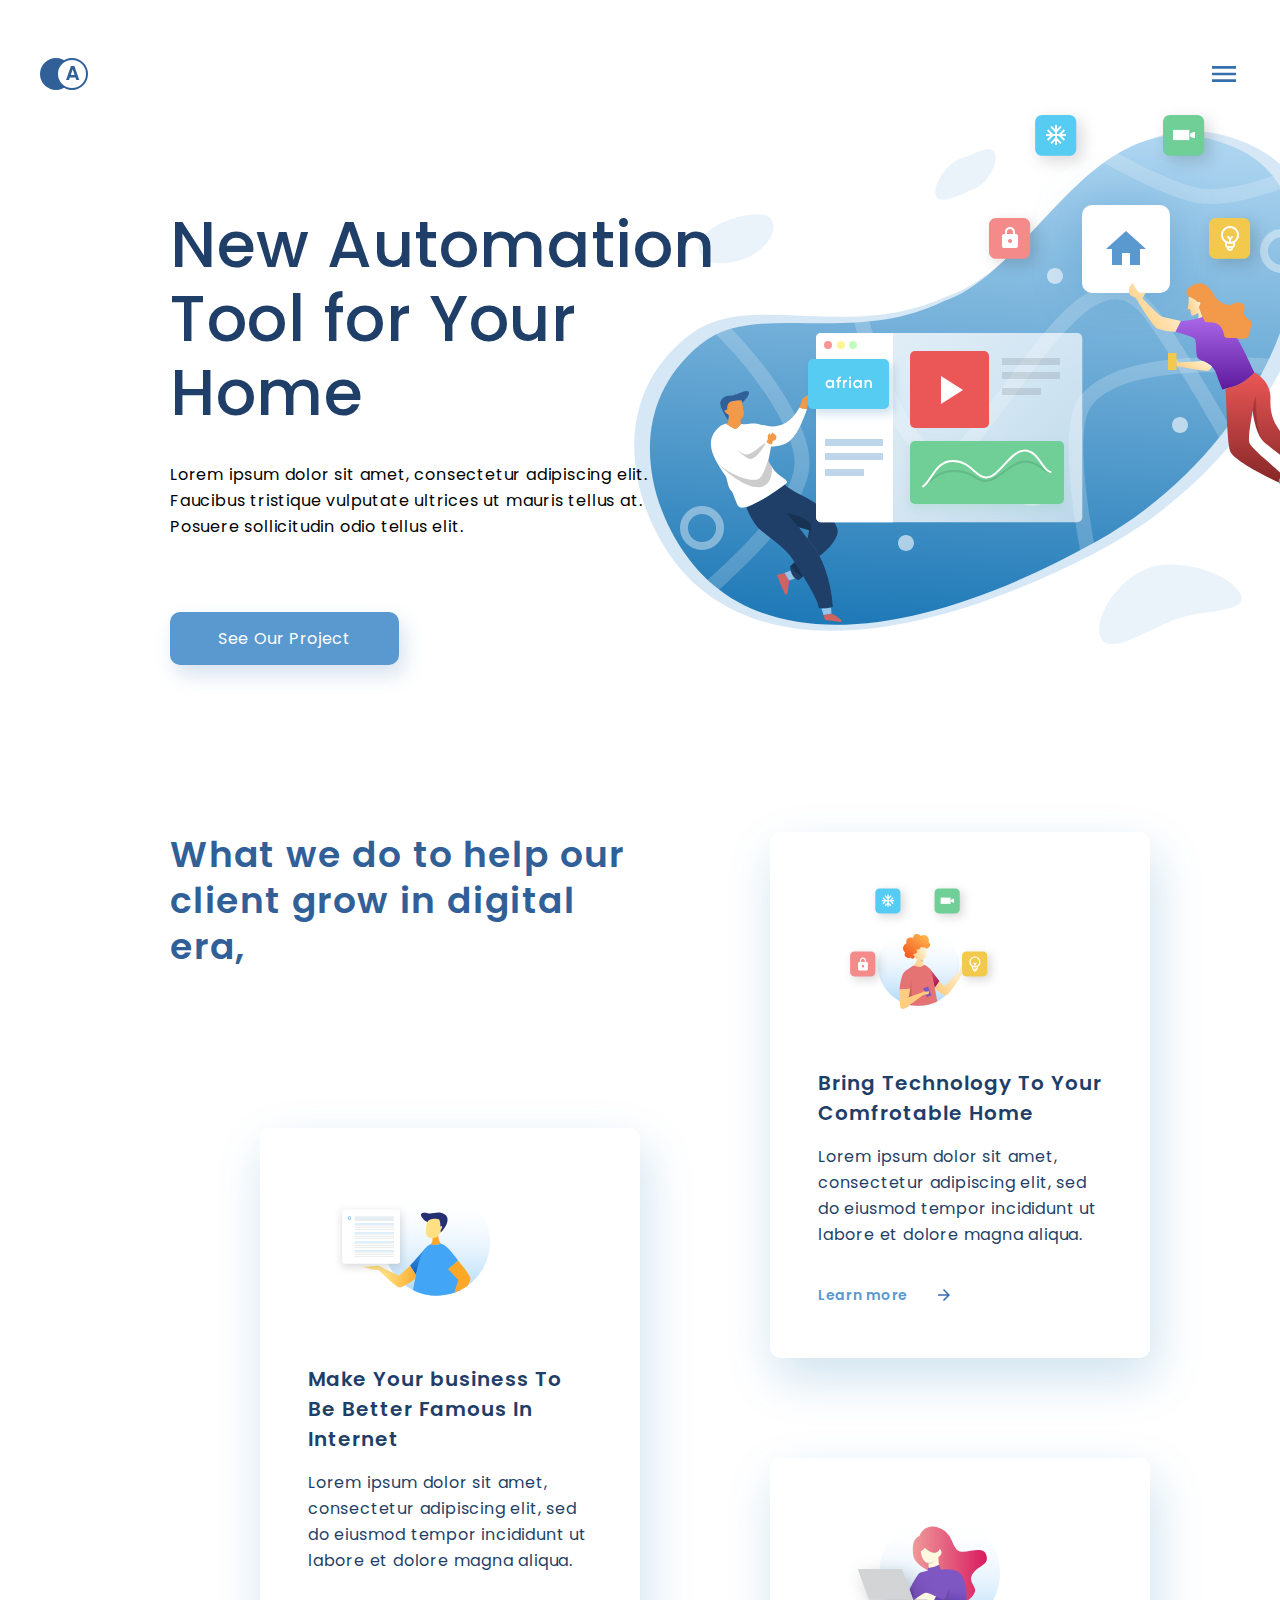
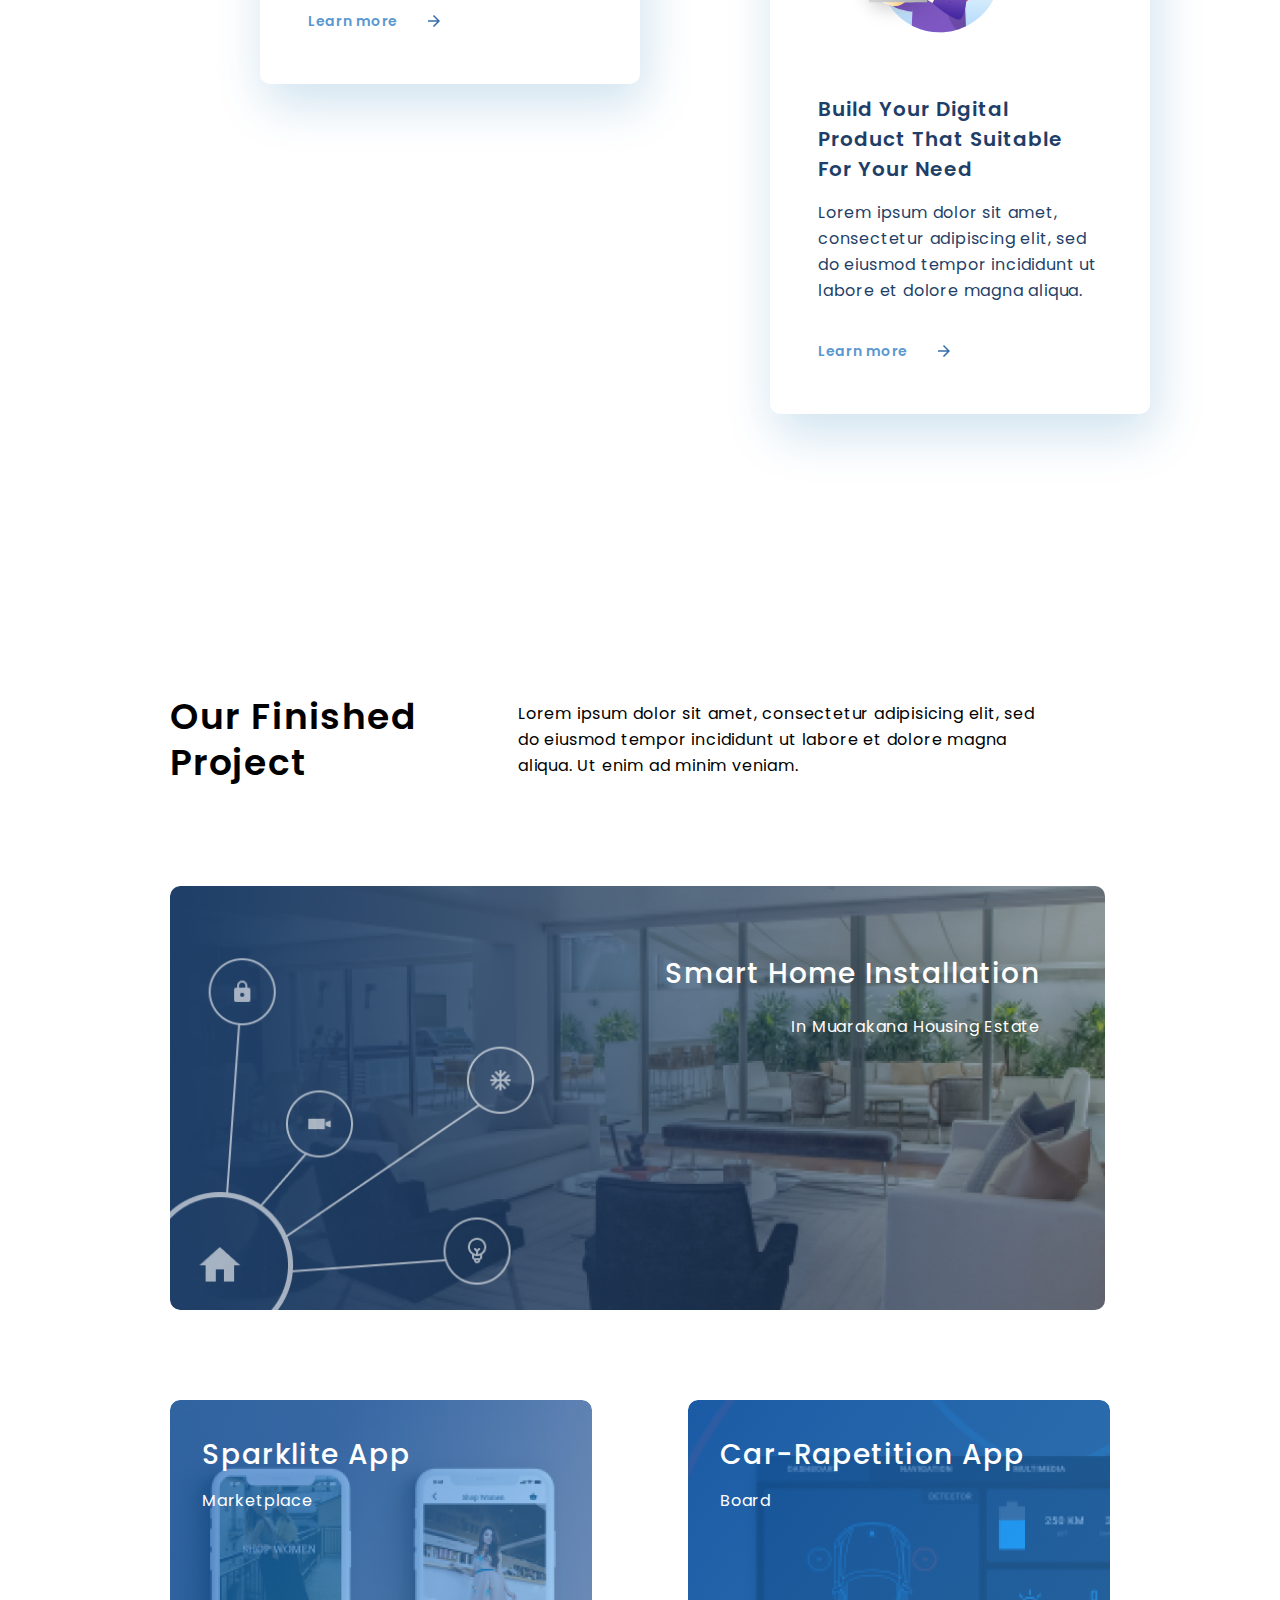
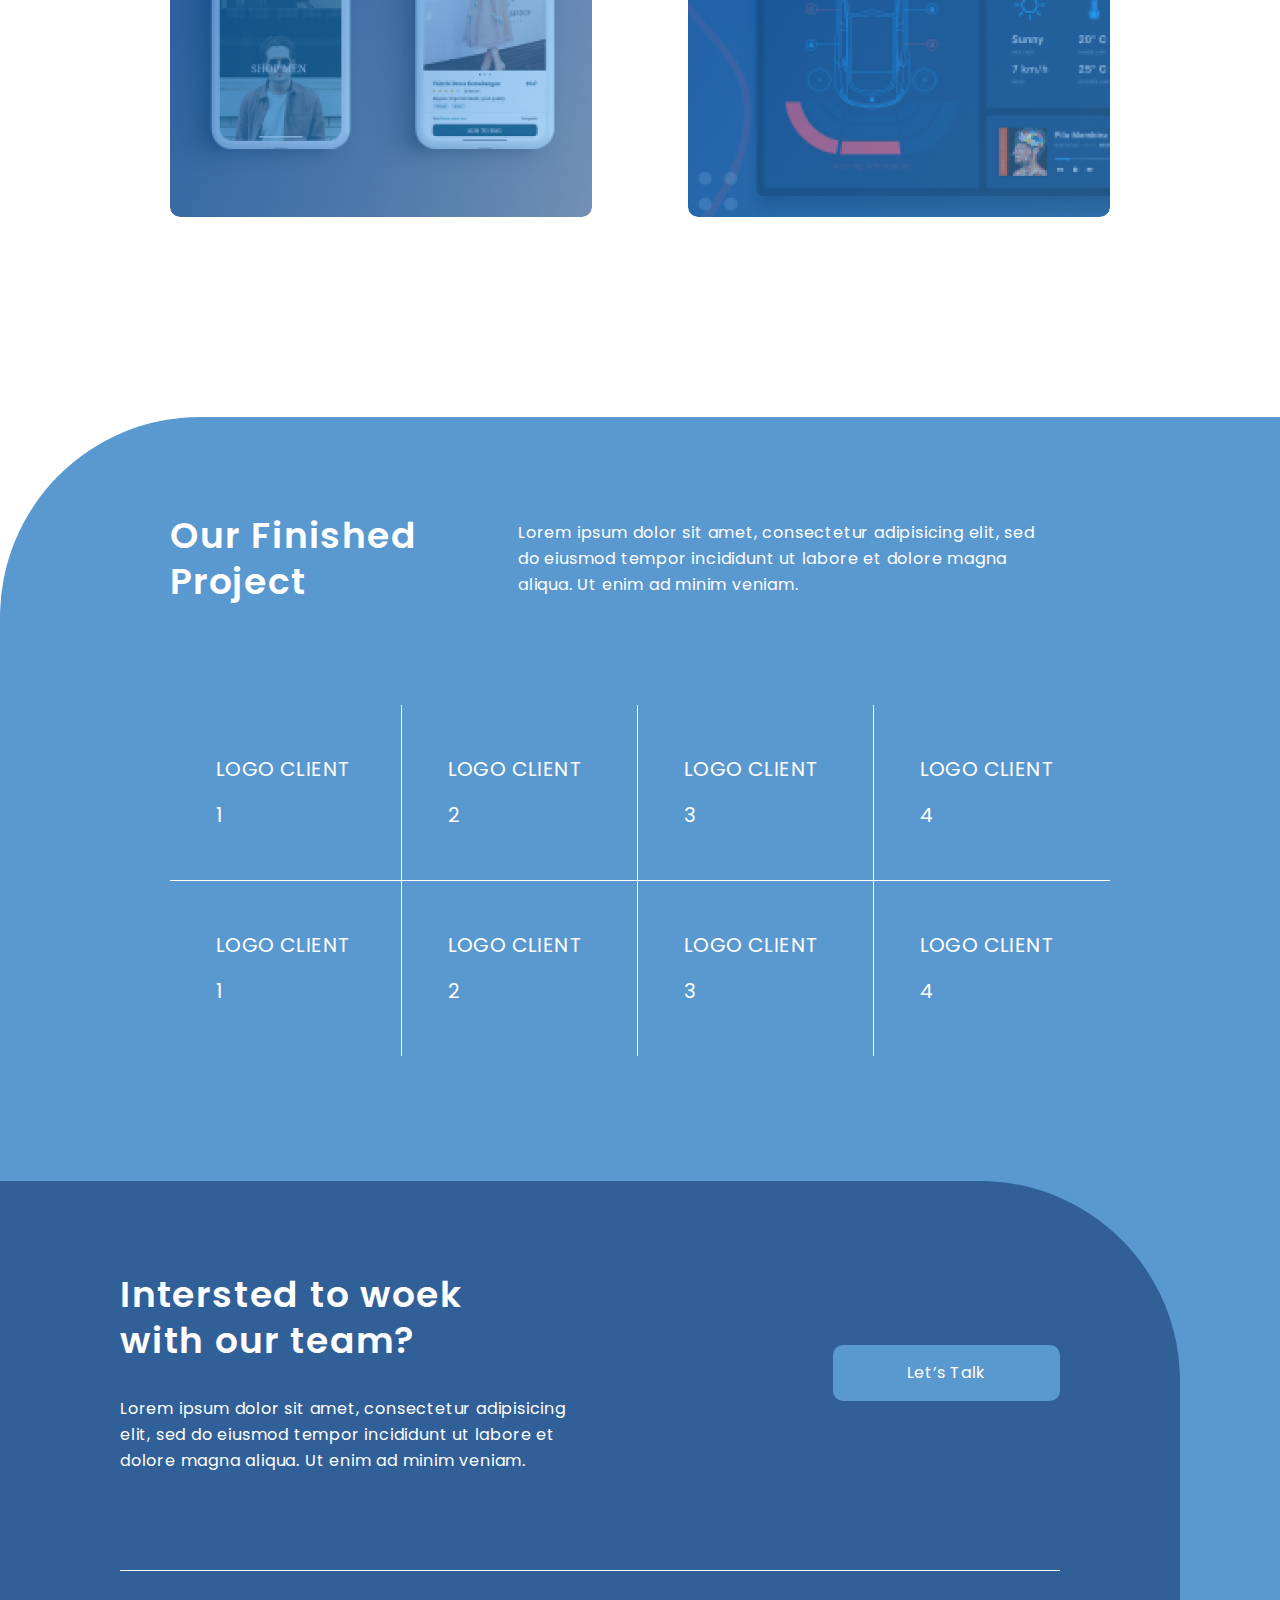
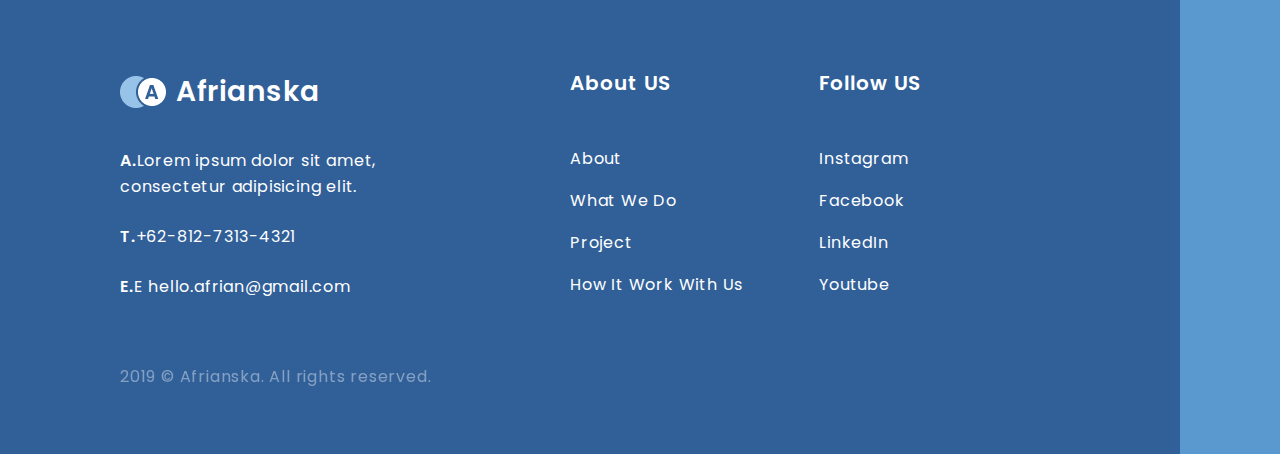
<file: index.html>
<!DOCTYPE html>
<html lang="en">
<head>
  <meta charset="UTF-8">
  <meta name="viewport" content="width=device-width, initial-scale=1.0">
  <title>Document</title>
  <link rel="stylesheet" href="./css/main.css">
</head>
<body>
  <header class="header-site">
     <div class="header-site__wrapper">
      <a class="header-site__logo" href="index.html"><img src="./images/logo.svg" alt="logo"></a>
      <img src="./images/header-icon.svg" alt="icon">
     </div>
  </header>
  <main>
    <section class="hero">
      <div class="container">
        <div class="hero__wrapper">
          <h1 class="hero__title">New Automation
          Tool for Your Home</h1>
          <p class="hero__text">Lorem ipsum dolor sit amet, consectetur adipiscing elit. Faucibus tristique vulputate ultrices ut mauris tellus at.
          Posuere sollicitudin odio tellus elit.</p>
          <a class="hero__link" href="#">See Our Project</a>
        </div>
      </div>
    </section>
    <section class="client">
      <div class="container wrapper">
        <div class="client__wrapper-title">
          <h2 class="client__title">What we do to help
            our client grow in
            digital era,</h2>
          <div class="client__item-wrapper">
            <img class="client__img" src="./images/client-img3.svg" alt="img">
            <h3 class="client__item-title">Make Your business To Be
              Better Famous In Internet</h3>
            <p class="client__text">Lorem ipsum dolor sit amet, consectetur adipiscing elit, sed do eiusmod tempor incididunt ut
              labore et dolore magna
              aliqua.</p>
            <a href="#" class="client__link">Learn more</a>
          </div>
        </div>
        <ul class="client__list">
          <li class="client__item">
            <img class="client__img" src="./images/client-img1.svg" alt="img">
            <h3 class="client__item-title">Bring Technology To Your
            Comfrotable Home</h3>
            <p class="client__text">Lorem ipsum dolor sit amet, consectetur adipiscing elit, sed do eiusmod tempor incididunt ut labore et dolore magna
            aliqua.</p>
            <a href="#" class="client__link">Learn more</a>
          </li>
          <li class="client__item">
            <img class="client__img" src="./images/client-img2.svg" alt="img">
            <h3 class="client__item-title">Build Your Digital Product
            That Suitable For Your Need</h3>
            <p class="client__text">Lorem ipsum dolor sit amet, consectetur adipiscing elit, sed do eiusmod tempor incididunt ut labore et dolore magna
            aliqua.</p>
            <a href="#" class="client__link">Learn more</a>
          </li>
        </ul>
      </div>
    </section>
    <section class="our">
      <div class="container">
        <div class="our__wrapper-top">
          <h2 class="our__title">Our Finished
          Project</h2>
          <p class="our__text">
          Lorem ipsum dolor sit amet, consectetur adipisicing elit, sed do eiusmod tempor incididunt ut labore et dolore magna
          aliqua. Ut enim ad minim veniam.</p>
        </div>
        <div class="our__wrapper-center">
          <h3 class="our__center-title">Smart Home Installation</h3>
          <p class="our__center__text">In Muarakana Housing Estate</p>
        </div>
        <ul class="our__list">
          <li class="our__item">
            <h3 class="our__item-title">Sparklite App</h3>
            <p class="our__item-text">Marketplace</p>
          </li>
          <li class="our__item">
            <h3 class="our__item-title">Car-Rapetition App</h3>
            <p class="our__item-text">Board</p>
          </li>
        </ul>
      </div>
    </section>
    <div class="bg-wrapper">
      <section class="beloved">
        <div class="container">
            <div class="our__wrapper-top">
              <h2 class="our__title tit-color">Our Finished
                Project</h2>
              <p class="our__text tit-color">
                Lorem ipsum dolor sit amet, consectetur adipisicing elit, sed do eiusmod tempor incididunt ut labore et dolore magna
                aliqua. Ut enim ad minim veniam.</p>
            </div>
            <ul class="beloved__list list--border">
              <li class="beloved__item">LOGO CLIENT 1</li>
              <li class="beloved__item">LOGO CLIENT 2</li>
              <li class="beloved__item">LOGO CLIENT 3</li>
              <li class="beloved__item">LOGO CLIENT 4</li>
            </ul>
            <ul class="beloved__list">
              <li class="beloved__item">LOGO CLIENT 1</li>
              <li class="beloved__item">LOGO CLIENT 2</li>
              <li class="beloved__item">LOGO CLIENT 3</li>
              <li class="beloved__item">LOGO CLIENT 4</li>
            </ul>
        </div>
      </section>
      <footer class="footer-site">
        <div class="container">
          <div class="footer-site__wrapper-top">
            <div class="footer-site__title-wrapper">
              <p class="footer-site__top-text">Intersted to woek
              with our team?</p>
              <p class="footer-site__end-text">Lorem ipsum dolor sit amet, consectetur adipisicing elit, sed do eiusmod tempor incididunt ut labore et dolore magna
              aliqua. Ut enim ad minim veniam.</p>
            </div>
            <a class="footer-site__top-link" href="#">Let’s Talk</a>
          </div>
          <div class="footer-site__wrapper-bottom">
            <div class="footer-site__left-wrapper">
              <strong class="footer-site__logo">Afrianska</strong>
              <p class="footer-site__aders"><strong class="strong">A.</strong>Lorem ipsum dolor sit amet, consectetur adipisicing elit.</p>
              <p class="footer-site__aders"><strong class="strong">T.</strong>+62-812-7313-4321</p>
              <p class="footer-site__aders"><strong class="strong">E.</strong>E
              hello.afrian@gmail.com</p>
              <p class="footer-site__bottom-text">2019 © Afrianska. All rights reserved.</p>
            </div>
            <div class="footer-site__right-wrapper">
              <ul class="footer-site__list">
                <li class="footer-site__item"><strong class="footer-site__strong-item">About US</strong></li>
                <li class="footer-site__item"><a class="footer-site__bottom-link" href="blog.html">About</a></li>
                <li class="footer-site__item"><a class="footer-site__bottom-link" href="#">What We Do</a></li>
                <li class="footer-site__item"><a class="footer-site__bottom-link" href="#">Project</a></li>
                <li class="footer-site__item"><a class="footer-site__bottom-link" href="#">How It Work With Us</a></li>
              </ul>
              <ul class="footer-site__list">
                <li class="footer-site__item"><strong class="footer-site__strong-item">Follow US</strong></li>
                <li class="footer-site__item"><a class="footer-site__bottom-link" href="#">Instagram</a></li>
                <li class="footer-site__item"><a class="footer-site__bottom-link" href="#">Facebook</a></li>
                <li class="footer-site__item"><a class="footer-site__bottom-link" href="#">LinkedIn</a></li>
                <li class="footer-site__item"><a class="footer-site__bottom-link" href="#">Youtube</a></li>
              </ul>
            </div>
          </div>
        </div>
      </footer>
    </div>
  </main>
</body>
</html>
</file>
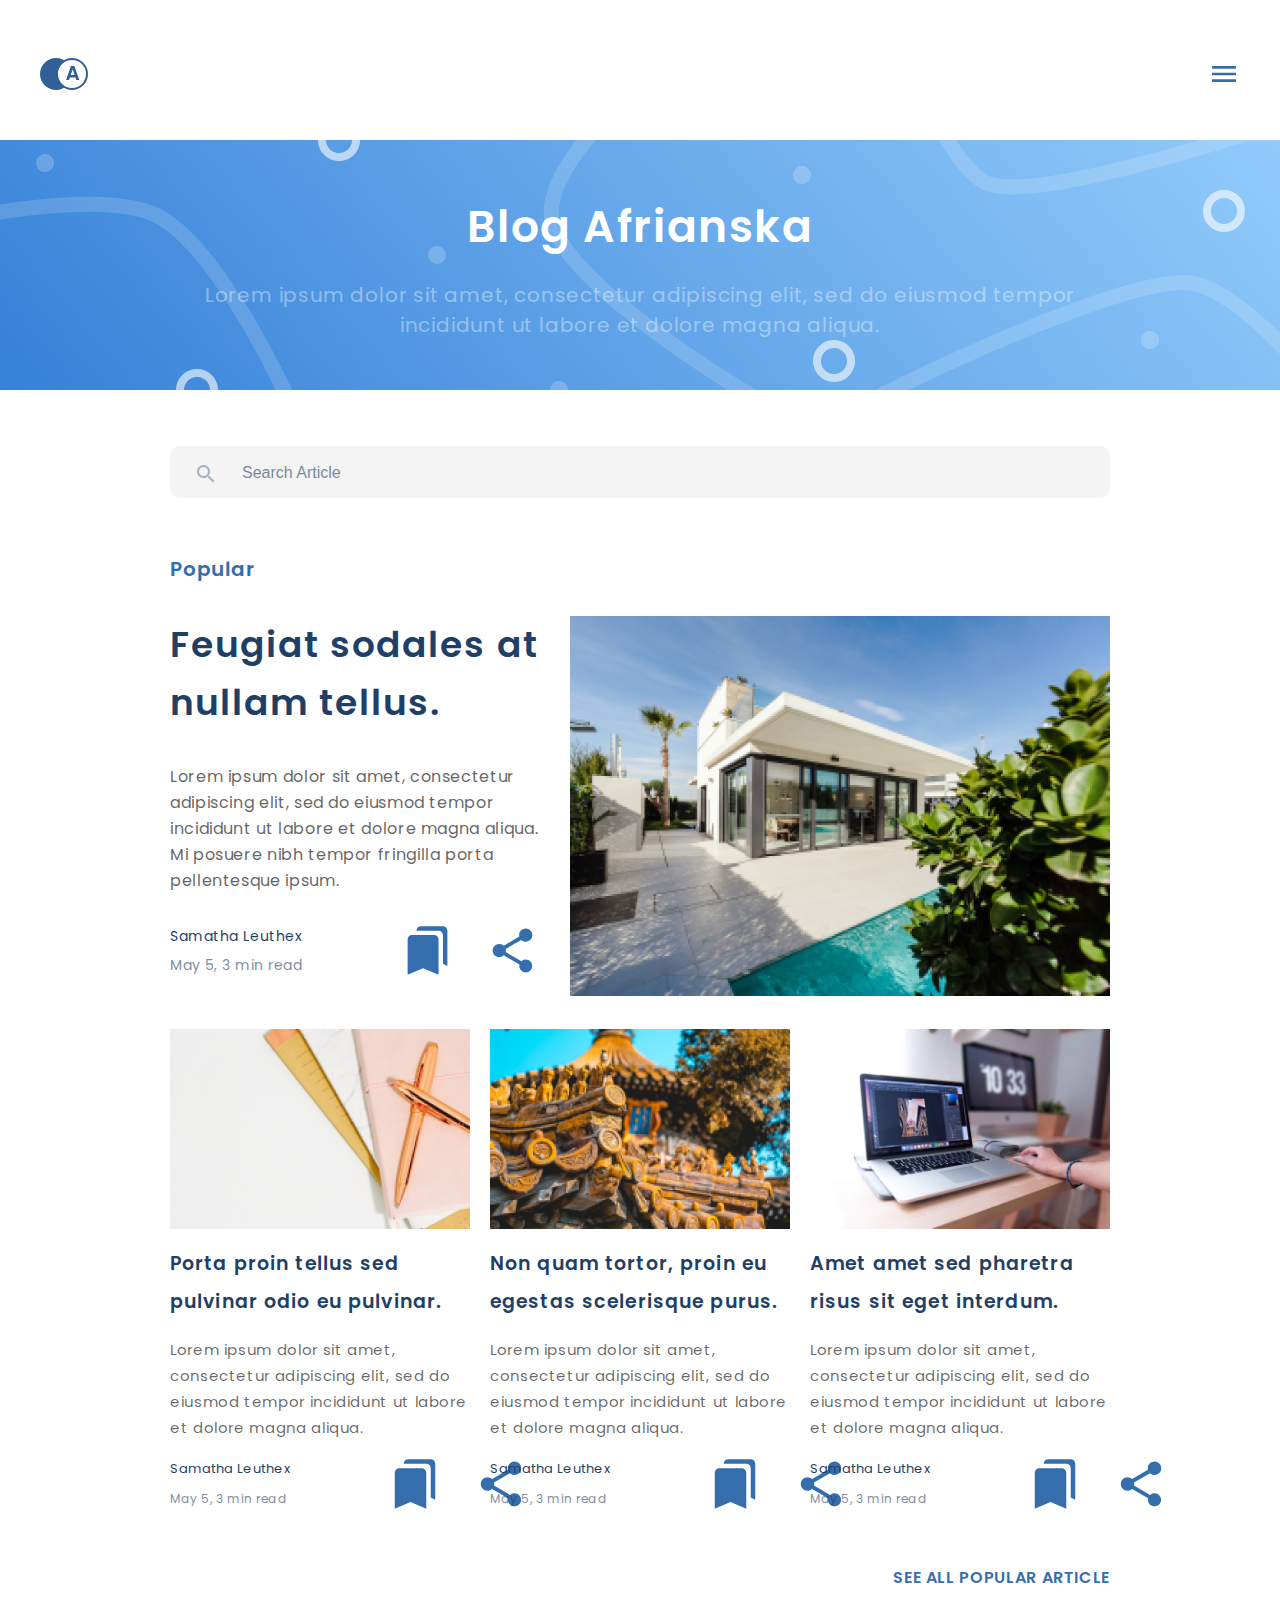
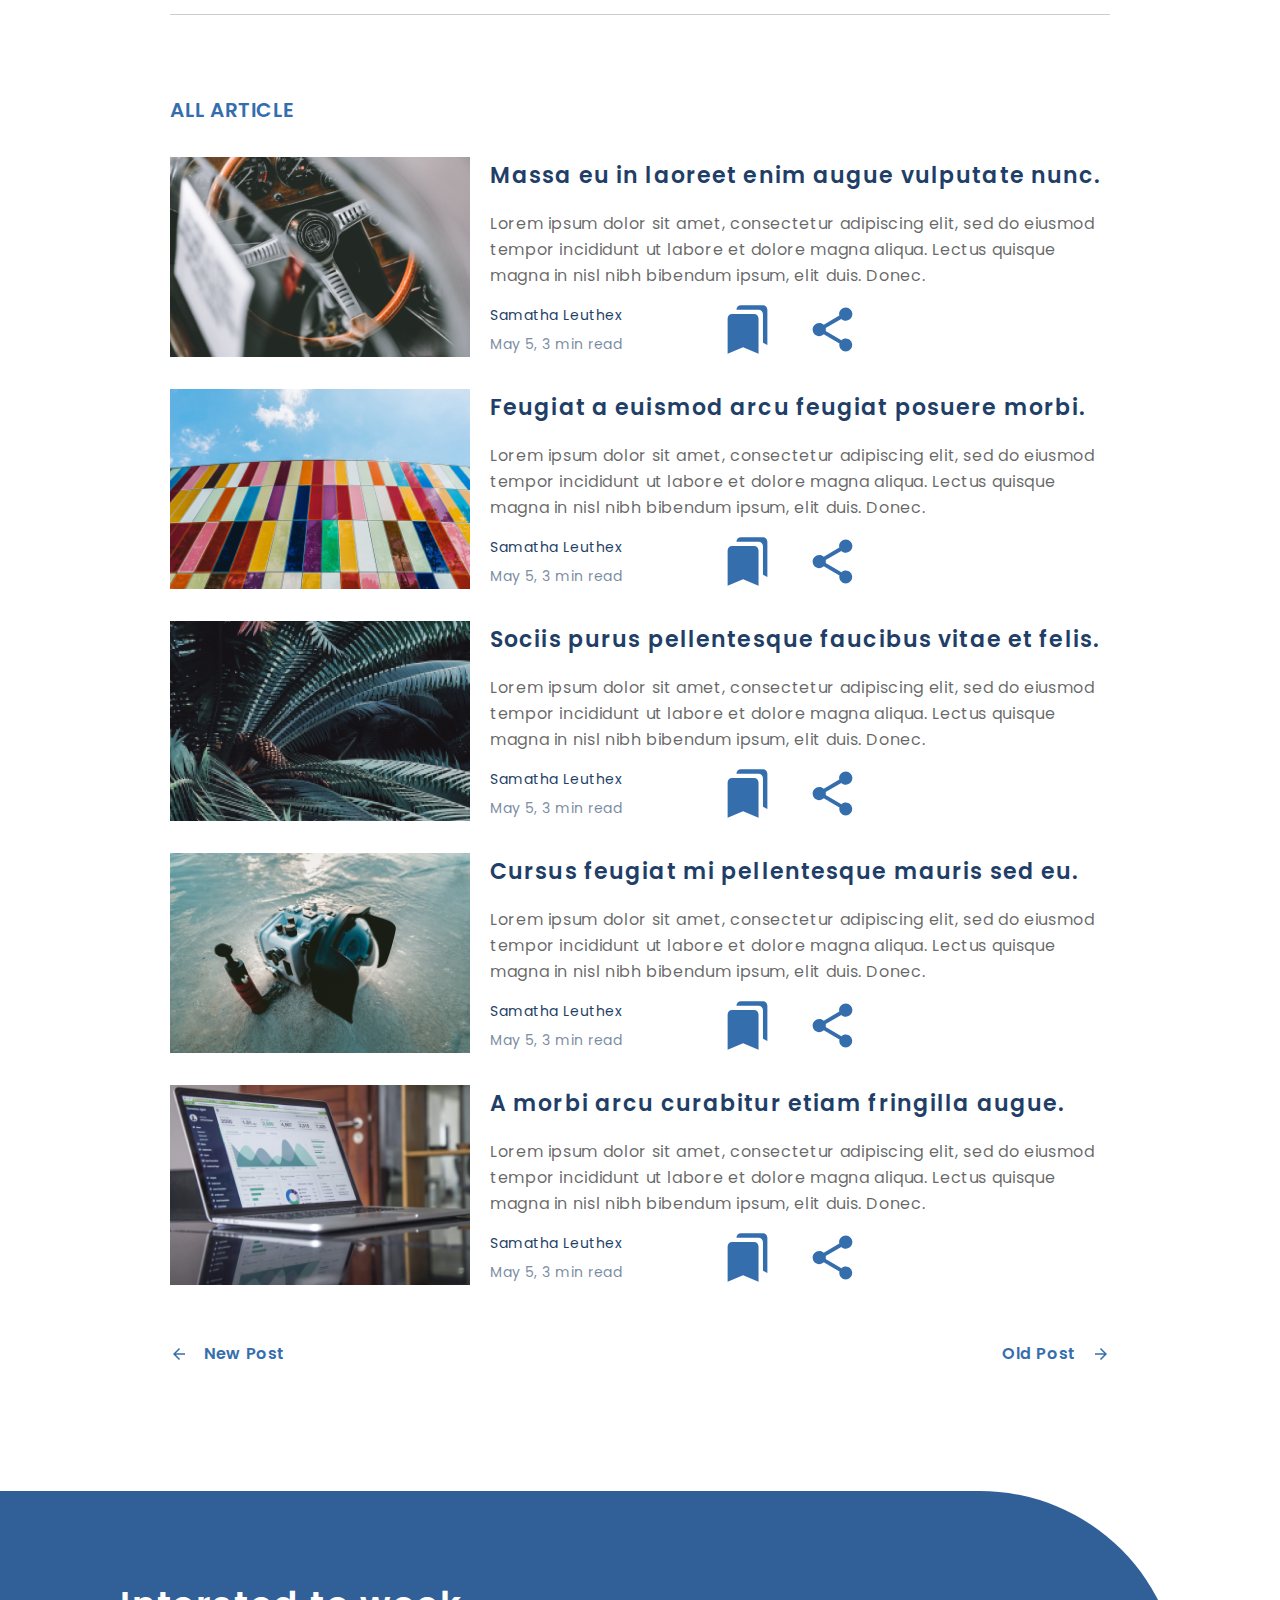
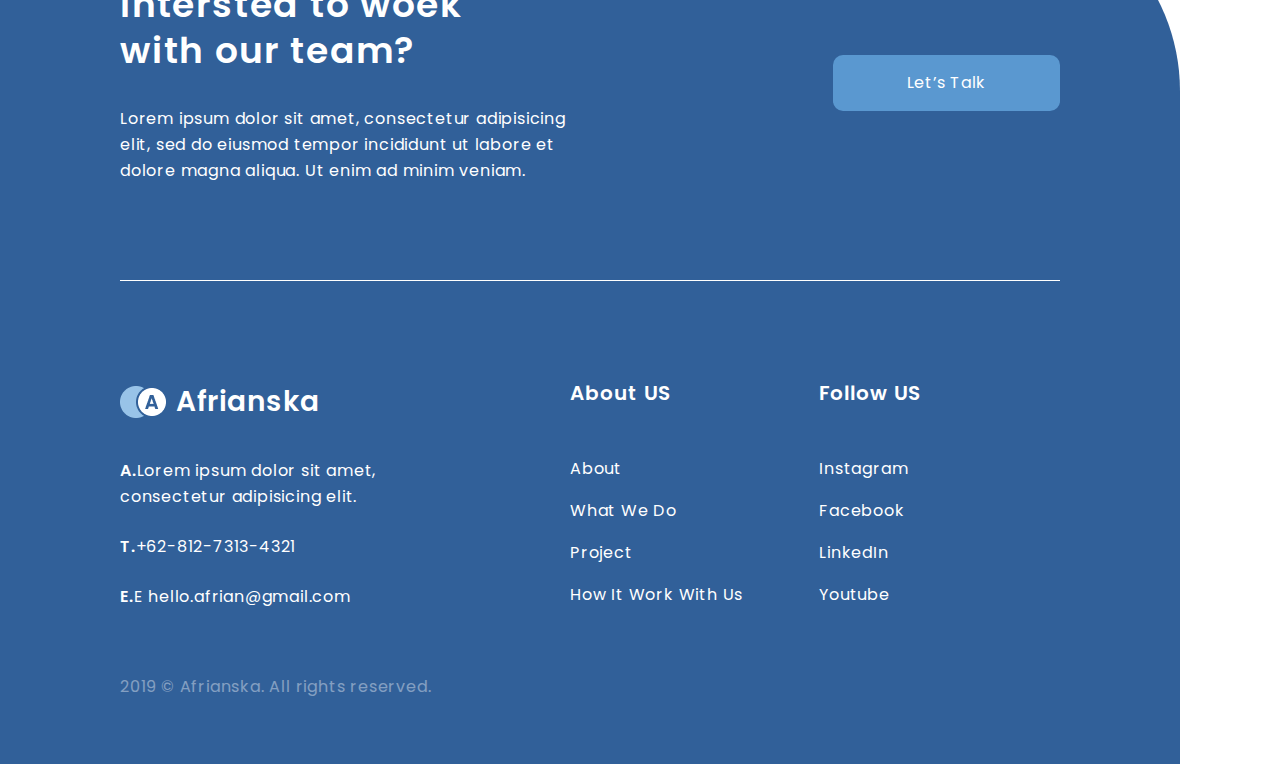
<file: blog.html>
<!DOCTYPE html>
<html lang="en">
<head>
    <meta charset="UTF-8">
    <meta name="viewport" content="width=device-width, initial-scale=1.0">
    <title>Blog Page</title>
    <link rel="stylesheet" href="./css/main.css">
</head>
<body>
    <header class="header-site">
        <div class="header-site__wrapper">
            <a class="header-site__logo" href="index.html"><img src="./images/logo.svg" alt="logo"></a>
            <img src="./images/header-icon.svg" alt="icon">
        </div>
    </header>
    <main class="site-main">
        <section class="site-main__blog blog">
            <div class="container">
                <div class="blog__inner">
                    <h1 class="blog__title">Blog Afrianska</h1>
                    <p class="blog__text">Lorem ipsum dolor sit amet, consectetur adipiscing elit, sed do eiusmod tempor incididunt ut labore et dolore magna aliqua. </p>
                </div>
            </div>
        </section>
        <section class="site-main__search search">
            <div class="container">
                <div class="search__inner">
                    <form class="search__form" action="https://echo.htmlacademy.ru" method="post" autocomplete="off">
                        <input type="text" class="search__input" aria-label="Search Article" placeholder="Search Article">
                    </form>
                    <span class="search__popular">Popular</span>
                    <div class="search__info info">
                        <div class="info__inner">
                            <h3 class="info__title">Feugiat sodales at nullam tellus.</h3>
                            <p class="info__text">Lorem ipsum dolor sit amet, consectetur adipiscing elit, sed do eiusmod tempor incididunt ut labore et dolore magna aliqua. Mi posuere nibh tempor fringilla porta pellentesque ipsum.</p>
                            <div class="box">
                                <div class="box-left">
                                    <span class="box-left__name">Samatha Leuthex</span>
                                    <span class="box-left__time">May 5, 3 min read</span>
                                </div>
                                <div class="box-right">
                                    <img src="./images/icon-start.svg" alt="Copy" class="copy-icon">
                                    <img src="./images/icon-end.svg" alt="Share" class="share-icon">
                                </div>
                            </div>
                        </div>
                        <img src="./images/img1.png" class="info__img" alt="" width="540" height="320">
                    </div>
                    <ul class="search__list">
                        <li class="search__item card">
                            <img src="./images/img2.png" alt="" class="card__img">
                            <strong class="card__strong">Porta proin tellus sed pulvinar odio eu pulvinar.</strong>
                            <p class="card__text">Lorem ipsum dolor sit amet, consectetur adipiscing elit, sed do eiusmod tempor incididunt ut labore et dolore magna aliqua. </p>
                            <div class="box">
                                <div class="box-left">
                                    <span class="box-left__name">Samatha Leuthex</span>
                                    <span class="box-left__time">May 5, 3 min read</span>
                                </div>
                                <div class="box-right">
                                    <img src="./images/icon-start.svg" alt="Copy" class="copy-icon">
                                    <img src="./images/icon-end.svg" alt="Share" class="share-icon">
                                </div>
                            </div>
                        </li>
                        <li class="search__item card">
                            <img src="./images/img3.png" alt="" class="card__img">
                            <strong class="card__strong">Non quam tortor, proin eu egestas scelerisque purus.</strong>
                            <p class="card__text">Lorem ipsum dolor sit amet, consectetur adipiscing elit, sed do eiusmod tempor incididunt ut labore et dolore magna aliqua. </p>
                            <div class="box">
                                <div class="box-left">
                                    <span class="box-left__name">Samatha Leuthex</span>
                                    <span class="box-left__time">May 5, 3 min read</span>
                                </div>
                                <div class="box-right">
                                    <img src="./images/icon-start.svg" alt="Copy" class="copy-icon">
                                    <img src="./images/icon-end.svg" alt="Share" class="share-icon">
                                </div>
                            </div>
                        </li>
                        <li class="search__item card">
                            <img src="./images/img4.png" alt="" class="card__img">
                            <strong class="card__strong">Amet amet sed pharetra risus sit eget interdum.</strong>
                            <p class="card__text">Lorem ipsum dolor sit amet, consectetur adipiscing elit, sed do eiusmod tempor incididunt ut labore et dolore magna aliqua.  </p>
                            <div class="box">
                                <div class="box-left">
                                    <span class="box-left__name">Samatha Leuthex</span>
                                    <span class="box-left__time">May 5, 3 min read</span>
                                </div>
                                <div class="box-right">
                                    <img src="./images/icon-start.svg" alt="Copy" class="copy-icon">
                                    <img src="./images/icon-end.svg" alt="Share" class="share-icon">
                                </div>
                            </div>
                        </li>
                    </ul>
                    <span class="see-all">See All Popular Article</span>
                    <span class="horizontal"></span>
                </div>
            </div>
        </section>
        <section class="site-main__article article">
            <div class="container">
                <div class="article__inner">
                    <span class="span-article">ALL ARTICLE</span>
                    <ul class="article__list">
                        <li class="article__item item">
                            <img src="./images/img5.png" alt="" class="item__img">
                            <div class="item__box">
                                <h3 class="item__title">Massa eu in laoreet enim augue vulputate nunc.</h3>
                                <p class="item__text">Lorem ipsum dolor sit amet, consectetur adipiscing elit, sed do eiusmod tempor incididunt ut labore et dolore magna aliqua. Lectus quisque magna in nisl nibh bibendum ipsum, elit duis. Donec.</p>
                                <div class="box">
                                    <div class="box-left">
                                        <span class="box-left__name">Samatha Leuthex</span>
                                        <span class="box-left__time">May 5, 3 min read</span>
                                    </div>
                                    <div class="box-right">
                                        <img src="./images/icon-start.svg" alt="Copy" class="copy-icon">
                                        <img src="./images/icon-end.svg" alt="Share" class="share-icon">
                                    </div>
                                </div>
                            </div>
                        </li>
                        <li class="article__item item">
                            <img src="./images/img6.png" alt="" class="item__img">
                            <div class="item__box">
                                <h3 class="item__title">Feugiat a euismod arcu feugiat posuere morbi.</h3>
                                <p class="item__text">Lorem ipsum dolor sit amet, consectetur adipiscing elit, sed do eiusmod tempor incididunt ut labore et dolore magna aliqua. Lectus quisque magna in nisl nibh bibendum ipsum, elit duis. Donec.</p>
                                <div class="box">
                                    <div class="box-left">
                                        <span class="box-left__name">Samatha Leuthex</span>
                                        <span class="box-left__time">May 5, 3 min read</span>
                                    </div>
                                    <div class="box-right">
                                        <img src="./images/icon-start.svg" alt="Copy" class="copy-icon">
                                        <img src="./images/icon-end.svg" alt="Share" class="share-icon">
                                    </div>
                                </div>
                            </div>
                        </li>
                        <li class="article__item item">
                            <img src="./images/img7.png" alt="" class="item__img">
                            <div class="item__box">
                                <h3 class="item__title">Sociis purus pellentesque faucibus vitae et felis.</h3>
                                <p class="item__text">Lorem ipsum dolor sit amet, consectetur adipiscing elit, sed do eiusmod tempor incididunt ut labore et dolore magna aliqua. Lectus quisque magna in nisl nibh bibendum ipsum, elit duis. Donec.</p>
                                <div class="box">
                                    <div class="box-left">
                                        <span class="box-left__name">Samatha Leuthex</span>
                                        <span class="box-left__time">May 5, 3 min read</span>
                                    </div>
                                    <div class="box-right">
                                        <img src="./images/icon-start.svg" alt="Copy" class="copy-icon">
                                        <img src="./images/icon-end.svg" alt="Share" class="share-icon">
                                    </div>
                                </div>
                            </div>
                        </li>
                        <li class="article__item item">
                            <img src="./images/img8.png" alt="" class="item__img">
                            <div class="item__box">
                                <h3 class="item__title">Cursus feugiat mi pellentesque mauris sed eu.</h3>
                                <p class="item__text">Lorem ipsum dolor sit amet, consectetur adipiscing elit, sed do eiusmod tempor incididunt ut labore et dolore magna aliqua. Lectus quisque magna in nisl nibh bibendum ipsum, elit duis. Donec.</p>
                                <div class="box">
                                    <div class="box-left">
                                        <span class="box-left__name">Samatha Leuthex</span>
                                        <span class="box-left__time">May 5, 3 min read</span>
                                    </div>
                                    <div class="box-right">
                                        <img src="./images/icon-start.svg" alt="Copy" class="copy-icon">
                                        <img src="./images/icon-end.svg" alt="Share" class="share-icon">
                                    </div>
                                </div>
                            </div>
                        </li>
                        <li class="article__item item">
                            <img src="./images/img9.png" alt="" class="item__img">
                            <div class="item__box">
                                <h3 class="item__title">A morbi arcu curabitur etiam fringilla augue.</h3>
                                <p class="item__text">Lorem ipsum dolor sit amet, consectetur adipiscing elit, sed do eiusmod tempor incididunt ut labore et dolore magna aliqua. Lectus quisque magna in nisl nibh bibendum ipsum, elit duis. Donec.</p>
                                <div class="box">
                                    <div class="box-left">
                                        <span class="box-left__name">Samatha Leuthex</span>
                                        <span class="box-left__time">May 5, 3 min read</span>
                                    </div>
                                    <div class="box-right">
                                        <img src="./images/icon-start.svg" alt="Copy" class="copy-icon">
                                        <img src="./images/icon-end.svg" alt="Share" class="share-icon">
                                    </div>
                                </div>
                            </div>
                        </li>
                    </ul>
                    <div class="carusel">
                        <span class="new">New Post</span>
                        <span class="old">Old Post</span>
                    </div>
                </div>
            </div>
        </section>
    </main>
    <footer class="footer-site">
        <div class="container">
            <div class="footer-site__wrapper-top">
                <div class="footer-site__title-wrapper">
                    <p class="footer-site__top-text">Intersted to woek
                        with our team?</p>
                        <p class="footer-site__end-text">Lorem ipsum dolor sit amet, consectetur adipisicing elit, sed do eiusmod tempor incididunt ut labore et dolore magna
                            aliqua. Ut enim ad minim veniam.</p>
                        </div>
                        <a class="footer-site__top-link" href="#">Let’s Talk</a>
                    </div>
                    <div class="footer-site__wrapper-bottom">
                        <div class="footer-site__left-wrapper">
                            <strong class="footer-site__logo">Afrianska</strong>
                            <p class="footer-site__aders"><strong class="strong">A.</strong>Lorem ipsum dolor sit amet, consectetur adipisicing elit.</p>
                            <p class="footer-site__aders"><strong class="strong">T.</strong>+62-812-7313-4321</p>
                            <p class="footer-site__aders"><strong class="strong">E.</strong>E
                                hello.afrian@gmail.com</p>
                                <p class="footer-site__bottom-text">2019 © Afrianska. All rights reserved.</p>
                            </div>
                            <div class="footer-site__right-wrapper">
                                <ul class="footer-site__list">
                                    <li class="footer-site__item"><strong class="footer-site__strong-item">About US</strong></li>
                                    <li class="footer-site__item"><a class="footer-site__bottom-link" href="#">About</a></li>
                                    <li class="footer-site__item"><a class="footer-site__bottom-link" href="#">What We Do</a></li>
                                    <li class="footer-site__item"><a class="footer-site__bottom-link" href="#">Project</a></li>
                                    <li class="footer-site__item"><a class="footer-site__bottom-link" href="#">How It Work With Us</a></li>
                                </ul>
                                <ul class="footer-site__list">
                                    <li class="footer-site__item"><strong class="footer-site__strong-item">Follow US</strong></li>
                                    <li class="footer-site__item"><a class="footer-site__bottom-link" href="#">Instagram</a></li>
                                    <li class="footer-site__item"><a class="footer-site__bottom-link" href="#">Facebook</a></li>
                                    <li class="footer-site__item"><a class="footer-site__bottom-link" href="#">LinkedIn</a></li>
                                    <li class="footer-site__item"><a class="footer-site__bottom-link" href="#">Youtube</a></li>
                                </ul>
                            </div>
                        </div>
                    </div>
                </footer>
            </body>
            </html>
</file>
<file: css/main.css>
/* poppins-300 - latin */
@font-face {
  font-display: swap;
  font-family: "Poppins";
  font-style: normal;
  font-weight: 300;
  src: url("../fonts/poppins-v20-latin-300.woff2") format("woff2"), url("../fonts/poppins-v20-latin-300.woff") format("woff");
}
/* poppins-regular - latin */
@font-face {
  font-display: swap;
  font-family: "Poppins";
  font-style: normal;
  font-weight: 400;
  src: url("../fonts/poppins-v20-latin-regular.woff2") format("woff2"), url("../fonts/poppins-v20-latin-regular.woff") format("woff");
}
/* poppins-500 - latin */
@font-face {
  font-display: swap;
  font-family: "Poppins";
  font-style: normal;
  font-weight: 500;
  src: url("../fonts/poppins-v20-latin-500.woff2") format("woff2"), url("../fonts/poppins-v20-latin-500.woff") format("woff");
}
/* poppins-600 - latin */
@font-face {
  font-display: swap;
  font-family: "Poppins";
  font-style: normal;
  font-weight: 600;
  src: url("../fonts/poppins-v20-latin-600.woff2") format("woff2"), url("../fonts/poppins-v20-latin-600.woff") format("woff");
}
* {
  box-sizing: border-box;
  margin: 0;
}

html {
  height: 100%;
}

body {
  display: flex;
  flex-direction: column;
  height: 100%;
  margin: 0;
  font-family: "poppins";
  font-weight: 400;
}

img {
  display: block;
  height: auto;
}

.container {
  max-width: 980px;
  width: 100%;
  padding-left: 20px;
  padding-right: 20px;
  margin: 0 auto;
}

.header-site {
  padding-top: 50px;
}

.header-site__wrapper {
  display: flex;
  align-items: center;
  justify-content: space-between;
  max-width: 1200px;
  width: 100%;
  margin: 0 auto;
}

.hero {
  padding-top: 110px;
  background-image: url("../../images/hero-img.svg");
  background-repeat: no-repeat;
  background-position: calc(50% + 333px) calc(50% + 25px);
}

.hero__wrapper {
  width: 550px;
}

.hero__title {
  font-size: 64px;
  font-style: normal;
  font-weight: 500;
  line-height: 74px;
  /* 115.625% */
  letter-spacing: 0.56px;
  color: #1F3F68;
  margin: 0;
  margin-bottom: 32px;
}

.hero__text {
  font-size: 16px;
  font-style: normal;
  font-weight: 400;
  line-height: 26px;
  /* 162.5% */
  letter-spacing: 0.8px;
  margin: 0;
  margin-bottom: 86px;
  padding-right: 50px;
}

.hero__link {
  font-size: 16px;
  font-style: normal;
  font-weight: 400;
  line-height: 26px;
  /* 162.5% */
  padding: 15px 48px;
  letter-spacing: 0.64px;
  border-radius: 10px;
  color: #fff;
  background-color: #5A98D0;
  box-shadow: 5px 10px 20px 0px rgba(53, 110, 173, 0.2);
  text-decoration: none;
}

.client {
  padding-top: 180px;
  padding-bottom: 180px;
}

.client__title {
  display: inline-block;
  width: 470px;
  color: #316099;
  font-size: 36px;
  font-style: normal;
  font-weight: 600;
  line-height: 46px;
  /* 127.778% */
  letter-spacing: 1.8px;
  margin-top: 0;
  margin-bottom: 158px;
}

.wrapper {
  display: flex;
  justify-content: space-between;
}

.client__list {
  list-style: none;
  width: 380px;
}

.client__item {
  width: 380px;
  border-radius: 10px;
  background: #FFF;
  /* shadow1 */
  box-shadow: 5px 20px 50px 0px rgba(16, 112, 177, 0.2);
  margin-bottom: 100px;
  padding: 48px;
}

.client__item-wrapper {
  width: 380px;
  border-radius: 10px;
  background: #FFF;
  /* shadow1 */
  box-shadow: 5px 20px 50px 0px rgba(16, 112, 177, 0.2);
  margin-bottom: 100px;
  margin-left: auto;
  padding: 48px;
}

.client__img {
  width: 182px;
  height: 132px;
  margin-bottom: 56px;
  padding-left: 26px;
}

.client__item-title {
  font-size: 20px;
  font-style: normal;
  font-weight: 600;
  line-height: 30px;
  /* 150% */
  letter-spacing: 1px;
  color: #1F3F68;
  margin: 0;
  margin-bottom: 16px;
}

.client__text {
  font-size: 16px;
  font-style: normal;
  font-weight: 400;
  line-height: 26px;
  /* 162.5% */
  letter-spacing: 0.8px;
  margin: 0;
  margin-bottom: 32px;
  color: #1F3F68;
}

.client__link {
  display: flex;
  align-items: center;
  font-size: 14px;
  font-style: normal;
  font-weight: 600;
  line-height: 30px;
  /* 214.286% */
  letter-spacing: 0.7px;
  color: #5A98D0;
  text-decoration: none;
}
.client__link::after {
  display: block;
  width: 24px;
  height: 24px;
  background-image: url("../../images/icon-right.svg");
  background-repeat: no-repeat;
  background-position: center;
  margin-left: 24px;
  content: "";
}

main {
  flex-grow: 1;
}

.our__wrapper-top {
  display: flex;
  align-items: center;
  margin-bottom: 100px;
}

.our__title {
  width: 255px;
  font-size: 36px;
  font-style: normal;
  font-weight: 600;
  line-height: 46px;
  /* 127.778% */
  letter-spacing: 1.8px;
  margin: 0;
}

.our__text {
  width: 540px;
  font-size: 16px;
  font-style: normal;
  font-weight: 400;
  line-height: 26px;
  /* 162.5% */
  letter-spacing: 0.8px;
  margin: 0;
  margin-left: 93px;
}

.our__wrapper-center {
  width: 935px;
  height: 424px;
  margin-bottom: 90px;
  border-radius: 10px;
  background-image: url("../../images/our-bgtop.png");
  background-repeat: no-repeat;
  background-size: cover;
  padding: 65px;
}

.our__center-title {
  font-size: 28px;
  text-align: end;
  font-style: normal;
  font-weight: 500;
  line-height: 46px;
  /* 164.286% */
  letter-spacing: 1.4px;
  color: #fff;
  margin: 0;
  margin-bottom: 7px;
}

.our__center__text {
  font-size: 16px;
  text-align: end;
  font-style: normal;
  font-weight: 400;
  line-height: 46px;
  /* 287.5% */
  letter-spacing: 0.8px;
  color: #fff;
  margin: 0;
}

.our__list {
  display: flex;
  align-items: center;
  justify-content: space-between;
  padding-left: 0;
  list-style: none;
  margin: 0;
}

.our__item {
  width: 422px;
  height: 417px;
  background-image: url("../../images/uor-bgleft.png");
  background-repeat: no-repeat;
  background-size: cover;
  border-radius: 10px;
  padding: 32px;
}

.our__item:nth-child(2) {
  background-image: url("../../images/uor-bgright.png");
}

.our__item-title {
  font-size: 28px;
  font-style: normal;
  font-weight: 500;
  line-height: 46px;
  /* 164.286% */
  letter-spacing: 1.4px;
  color: #fff;
  margin: 0;
}

.our__item-text {
  font-size: 16px;
  font-style: normal;
  font-weight: 400;
  line-height: 46px;
  /* 287.5% */
  letter-spacing: 0.8px;
  color: #fff;
  margin: 0;
}

.bg-wrapper {
  background-color: #5A98D0;
  border-radius: 200px 0 0 0;
  margin-top: 200px;
  padding-top: 96px;
}

.tit-color {
  color: #fff;
}

.beloved__list {
  display: flex;
  align-items: center;
  padding-left: 0;
  list-style: none;
  margin: 0;
}

.list--border {
  border-bottom: 1px solid #fff;
}

.beloved__item {
  font-size: 20px;
  font-style: normal;
  font-weight: 400;
  line-height: 46px;
  /* 230% */
  letter-spacing: 0.4px;
  padding: 41px 42px 42px 46px;
  color: #fff;
}
.beloved__item:not(:last-child) {
  border-right: 1px solid #fff;
}
.beloved__item:hover {
  background-color: #4E86BB;
}

.footer-site {
  border-radius: 0 200px 0 0;
  background-color: #316099;
  padding-top: 91px;
  padding-bottom: 64px;
  margin-right: 100px;
  margin-top: 125px;
}

.footer-site__wrapper-top {
  display: flex;
  align-items: center;
  justify-content: space-between;
  border-bottom: 1px solid #fff;
  padding-bottom: 96px;
}

.footer-site__title-wrapper {
  width: 460px;
}

.footer-site__top-text {
  font-size: 36px;
  font-style: normal;
  font-weight: 600;
  line-height: 46px;
  /* 127.778% */
  letter-spacing: 1.8px;
  color: #fff;
  margin: 0;
  margin-bottom: 32px;
  padding-right: 50px;
}

.footer-site__end-text {
  font-size: 16px;
  font-style: normal;
  font-weight: 400;
  line-height: 26px;
  /* 162.5% */
  letter-spacing: 0.8px;
  color: #fff;
  margin: 0;
}

.footer-site__top-link {
  font-size: 16px;
  font-style: normal;
  font-weight: 400;
  line-height: 26px;
  /* 162.5% */
  letter-spacing: 0.64px;
  padding: 15px 74px;
  border-radius: 10px;
  background: #5A98D0;
  text-decoration: none;
  color: #fff;
}

.footer-site__wrapper-bottom {
  display: flex;
  align-items: flex-start;
  padding-top: 97px;
}

.footer-site__left-wrapper {
  width: 350px;
}

.footer-site__logo {
  display: flex;
  align-items: center;
  font-size: 28px;
  font-style: normal;
  font-weight: 600;
  color: #fff;
  line-height: 46px;
  /* 164.286% */
  letter-spacing: 0.56px;
  margin: 0;
  margin-bottom: 32px;
}
.footer-site__logo::before {
  display: inline-block;
  width: 48px;
  height: 48px;
  background-image: url("../../images/footer-logo.png");
  background-repeat: no-repeat;
  background-position: left;
  margin-right: 8px;
  content: "";
}

.footer-site__aders {
  font-size: 16px;
  font-style: normal;
  font-weight: 400;
  line-height: 26px;
  /* 162.5% */
  letter-spacing: 0.8px;
  color: #fff;
  margin: 0;
  margin-bottom: 24px;
}

.footer-site__bottom-text {
  font-weight: 400;
  line-height: 26px;
  /* 162.5% */
  letter-spacing: 0.8px;
  color: #fff;
  opacity: 0.4;
  margin: 0;
  margin-top: 64px;
}

.strong {
  font-style: normal;
  font-weight: 600;
  line-height: 26px;
  /* 162.5% */
  letter-spacing: 0.8px;
}

.footer-site__right-wrapper {
  margin-left: 100px;
  display: flex;
  align-items: center;
}

.footer-site__list {
  padding-left: 0;
  list-style: none;
  margin: 0;
}
.footer-site__list:first-child {
  margin-right: 76px;
}

.footer-site__item {
  margin-bottom: 16px;
}

.footer-site__strong-item {
  display: inline-block;
  font-size: 20px;
  font-style: normal;
  font-weight: 600;
  line-height: 30px;
  color: #fff;
  /* 150% */
  letter-spacing: 1px;
  margin-bottom: 32px;
}

.footer-site__bottom-link {
  font-size: 16px;
  font-style: normal;
  font-weight: 400;
  line-height: 26px;
  /* 162.5% */
  letter-spacing: 0.8px;
  color: #fff;
  text-decoration: none;
}

.site-main__blog {
  margin-top: 42px;
  background: linear-gradient(254deg, #98D0FC 2.46%, #3481D7 93.24%);
  background-image: url("../../images/page-2-bg.png");
  background-position: center;
  background-repeat: no-repeat;
}

.blog__inner {
  padding-top: 50px;
  padding-bottom: 50px;
}

.blog__title {
  margin-bottom: 16px;
  color: #FFF;
  text-align: center;
  font-size: 44px;
  font-weight: 600;
  line-height: 74px;
  letter-spacing: 1.76px;
}

.blog__text {
  color: rgba(255, 255, 255, 0.4);
  text-align: center;
  font-size: 20px;
  font-style: normal;
  font-weight: 400;
  line-height: 30px;
  letter-spacing: 0.8px;
}

.site-main__search {
  padding-top: 56px;
  padding-bottom: 24px;
}

.search__input {
  display: block;
  width: 940px;
  margin-bottom: 56px;
  padding: 20px 72px 17px;
  border: 0;
  border-radius: 10px;
  background: #f4f4f4;
}

.search__input::-moz-placeholder {
  color: var(--Blue_01, #1F3F68);
  font-size: 16px;
  font-style: normal;
  font-weight: 300;
  line-height: normal;
  opacity: 0.6;
}

.search__input::placeholder {
  color: var(--Blue_01, #1F3F68);
  font-size: 16px;
  font-style: normal;
  font-weight: 300;
  line-height: normal;
  opacity: 0.6;
}

.search__form {
  position: relative;
}

.search__form::before {
  position: absolute;
  left: 24px;
  top: 16px;
  width: 24px;
  height: 24px;
  background-image: url("../../images/input-icon.svg");
  content: "";
  opacity: 0.6;
}

.search__popular {
  display: block;
  margin-bottom: 32px;
  color: var(--blue_03, #356EAD);
  font-size: 20px;
  font-weight: 600;
  line-height: normal;
  letter-spacing: 0.8px;
}

.info {
  display: flex;
  -moz-column-gap: 20px;
       column-gap: 20px;
  padding-bottom: 33px;
}

.info__title {
  margin-bottom: 32px;
  color: var(--Blue_01, #1F3F68);
  font-size: 36px;
  font-style: normal;
  font-weight: 700;
  line-height: 58px;
  letter-spacing: 1.92px;
}

.info__text {
  margin-bottom: 30px;
  color: #000;
  font-size: 16px;
  font-style: normal;
  font-weight: 400;
  line-height: 26px;
  letter-spacing: 0.64px;
  opacity: 0.6;
}

.box {
  display: flex;
  -moz-column-gap: 98px;
       column-gap: 98px;
}

.box-left__name {
  margin-bottom: 4px;
  display: block;
  color: var(--Blue_01, #1F3F68);
  font-size: 14px;
  font-style: normal;
  font-weight: 400;
  line-height: 24px;
  letter-spacing: 0.56px;
}

.box-left__time {
  color: var(--Blue_01, #1F3F68);
  font-size: 14px;
  font-style: normal;
  font-weight: 400;
  line-height: 24px;
  letter-spacing: 0.56px;
  opacity: 0.6;
}

.box-right {
  display: flex;
  -moz-column-gap: 32px;
       column-gap: 32px;
}

.search__list {
  display: flex;
  -moz-column-gap: 20px;
       column-gap: 20px;
  list-style: none;
  margin-top: 0;
  margin-bottom: 0;
  padding-left: 0;
}

.card__img {
  margin-bottom: 16px;
}

.card__strong {
  display: block;
  margin-bottom: 16px;
  color: var(--Blue_01, #1F3F68);
  font-size: 19px;
  font-style: normal;
  font-weight: 700;
  line-height: 38px;
  letter-spacing: 1.12px;
}

.card__text {
  margin-bottom: 16px;
  color: rgba(0, 0, 0, 0.6);
  font-size: 15px;
  font-style: normal;
  font-weight: 400;
  line-height: 26px;
  letter-spacing: 0.64px;
}

.card .box-left__name {
  font-size: 13px;
}

.card .box-left__time {
  font-size: 12px;
}

.see-all {
  display: block;
  margin-top: 54px;
  margin-bottom: 24px;
  text-align: end;
  color: var(--blue_03, #356EAD);
  font-size: 16px;
  font-weight: 600;
  line-height: normal;
  letter-spacing: 0.64px;
  text-transform: uppercase;
}

.horizontal {
  display: block;
  width: 940px;
  height: 1px;
  background-color: rgba(0, 0, 0, 0.2);
}

.site-main__article {
  padding-top: 56px;
}

.span-article {
  display: block;
  margin-bottom: 32px;
  color: var(--blue_03, #356EAD);
  font-size: 20px;
  font-weight: 600;
  line-height: normal;
  letter-spacing: 0.8px;
}

.article__list {
  margin-top: 0;
  margin-bottom: 0;
  padding-left: 0;
  list-style: none;
}

.item {
  margin-bottom: 32px;
  display: flex;
  -moz-column-gap: 20px;
       column-gap: 20px;
}

.item:last-child {
  margin-bottom: 56px;
}

.item__title {
  margin-bottom: 16px;
  color: var(--Blue_01, #1F3F68);
  font-size: 22px;
  font-style: normal;
  font-weight: 700;
  line-height: 38px;
  letter-spacing: 1.12px;
}

.item__text {
  margin-bottom: 14px;
  color: rgba(0, 0, 0, 0.6);
  font-size: 16px;
  font-style: normal;
  font-weight: 400;
  line-height: 26px;
  letter-spacing: 0.64px;
}

.carusel {
  display: flex;
  justify-content: space-between;
}

.new {
  display: flex;
  -moz-column-gap: 16px;
       column-gap: 16px;
  align-items: center;
  color: var(--blue_03, #356EAD);
  font-size: 16px;
  font-weight: 600;
  line-height: normal;
  letter-spacing: 0.64px;
}

.new::before {
  width: 18px;
  height: 18px;
  content: "";
  background-image: url(../../images/icon-left.svg);
  background-repeat: no-repeat;
  background-position: center;
}

.old {
  display: flex;
  -moz-column-gap: 16px;
       column-gap: 16px;
  align-items: center;
  color: var(--blue_03, #356EAD);
  font-size: 16px;
  font-weight: 600;
  line-height: normal;
  letter-spacing: 0.64px;
}

.old::after {
  width: 18px;
  height: 18px;
  content: "";
  background-image: url(../../images/icon-right.svg);
  background-repeat: no-repeat;
  background-position: center;
}/*# sourceMappingURL=main.css.map */
</file>
